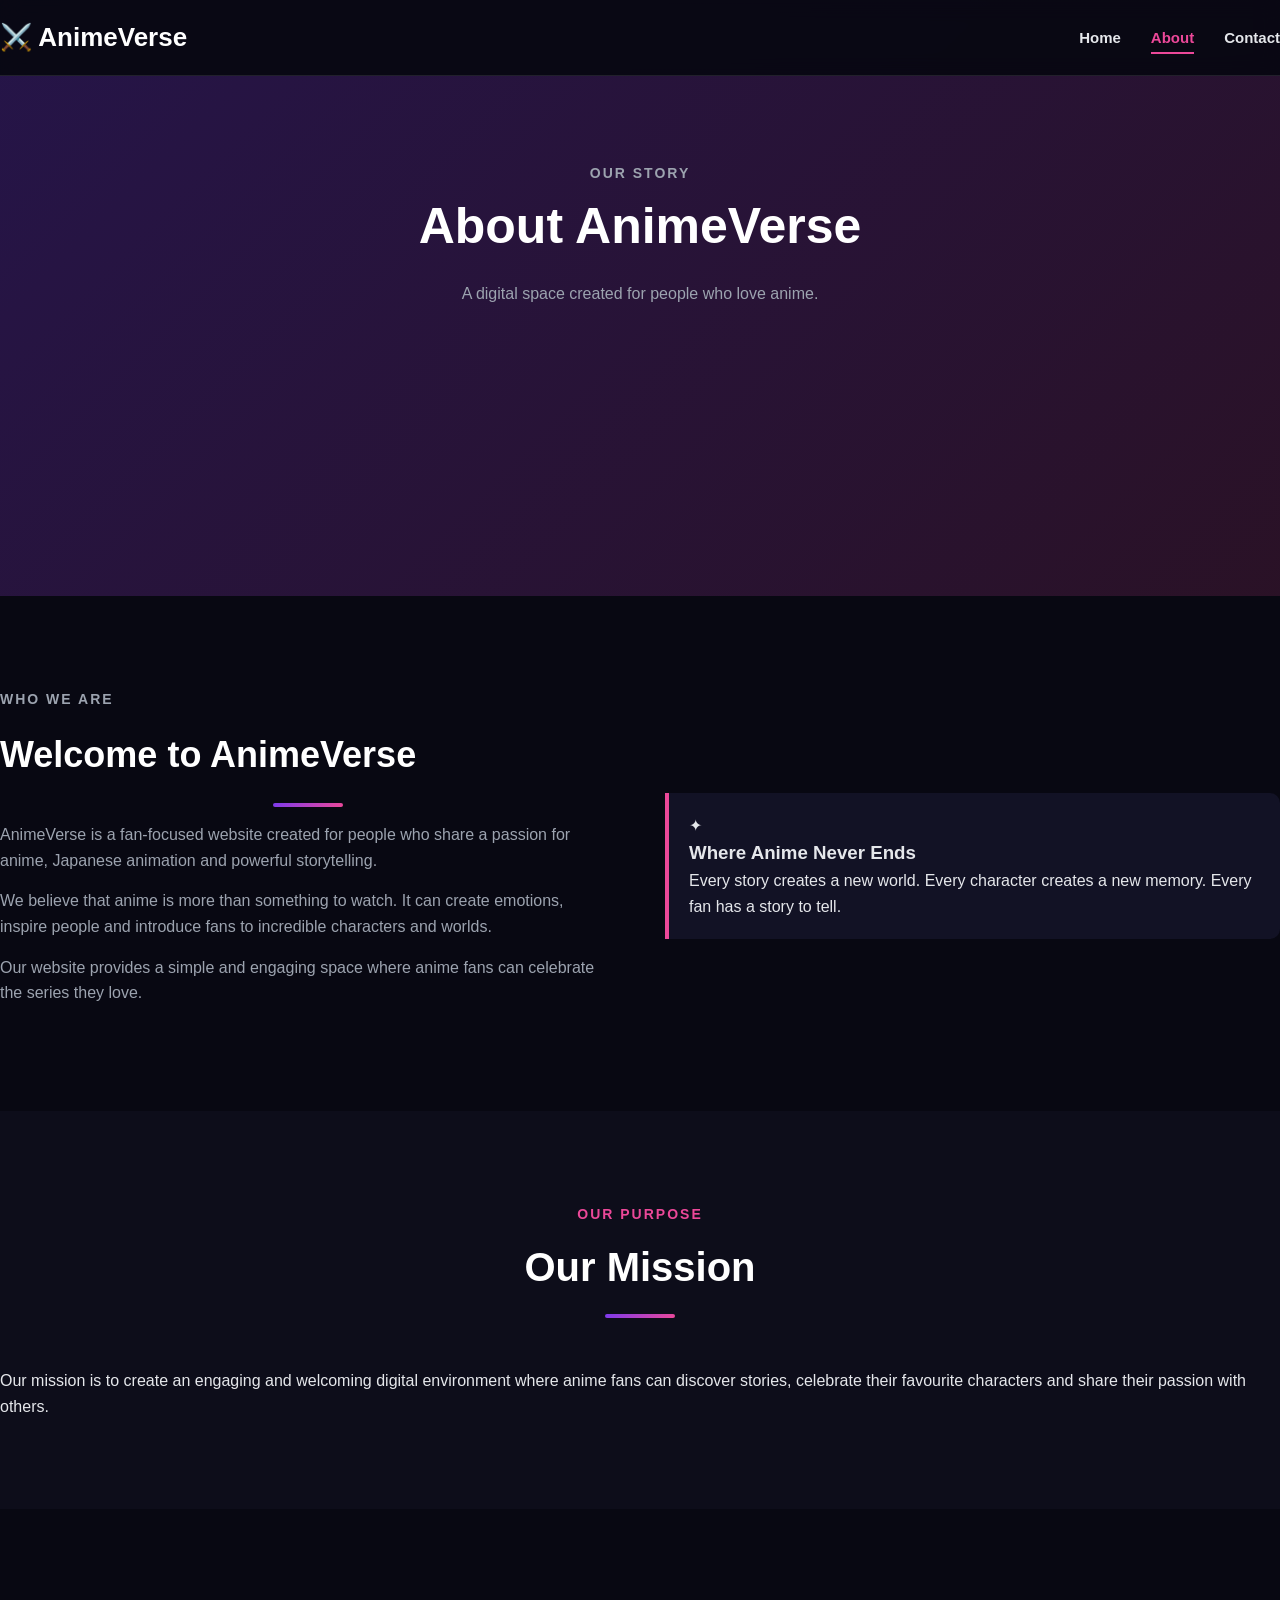
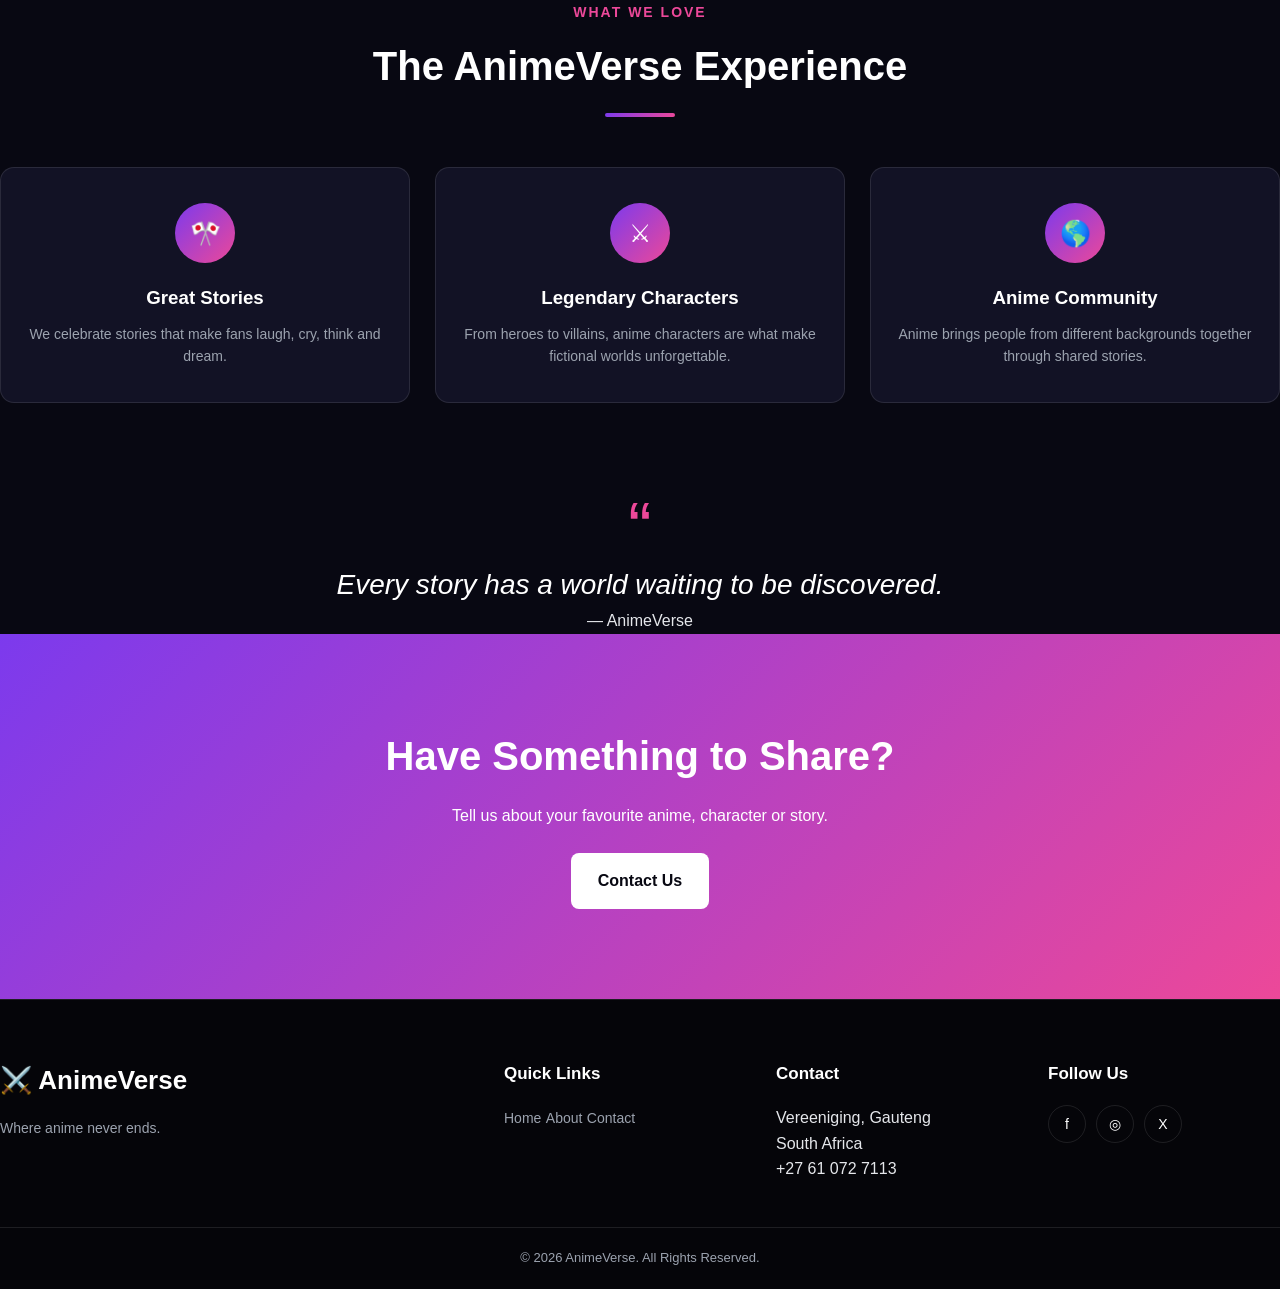
<file: about.html>
﻿<!DOCTYPE html>
<html lang="en">

<head>

    <meta charset="UTF-8">

    <meta name="viewport"
          content="width=device-width, initial-scale=1.0">

    <meta name="description"
          content="Learn about AnimeVerse, an online space created for anime fans.">

    <meta name="author"
          content="AnimeVerse">

    <title>About | AnimeVerse</title>

    <link rel="stylesheet" href="style.css">

</head>

<body>


    <header class="header">

        <nav class="navbar">

            <a href="index.html" class="logo">
                <span>⚔️</span> AnimeVerse
            </a>

            <button class="menu-toggle"
                    id="menuToggle"
                    aria-label="Open navigation menu">
                ☰
            </button>

            <ul class="nav-links" id="navLinks">

                <li>
                    <a href="index.html">Home</a>
                </li>

                <li>
                    <a href="about.html" class="active">About</a>
                </li>

                <li>
                    <a href="contact.html">Contact</a>
                </li>

            </ul>

        </nav>

    </header>

    <main>

        <section class="page-hero">

            <div class="page-hero-content">

                <p class="section-label">
                    OUR STORY
                </p>

                <h1>
                    About AnimeVerse
                </h1>

                <p>
                    A digital space created for people
                    who love anime.
                </p>

            </div>

            <video autoplay muted loop playsinline class="hero-video">
                <source src="images/AnimeVerse.mp4" type="video/mp4">
            </video>

        </section>

            <section class="about-section section">

                <div class="about-grid">

                    <div class="about-text">

                        <p class="section-label">
                            WHO WE ARE
                        </p>

                        <h2>
                            Welcome to AnimeVerse
                        </h2>

                        <div class="heading-line"></div>

                        <p>
                            AnimeVerse is a fan-focused website created
                            for people who share a passion for anime,
                            Japanese animation and powerful storytelling.
                        </p>

                        <p>
                            We believe that anime is more than something
                            to watch. It can create emotions, inspire
                            people and introduce fans to incredible
                            characters and worlds.
                        </p>

                        <p>
                            Our website provides a simple and engaging
                            space where anime fans can celebrate the
                            series they love.
                        </p>

                    </div>


                    <div class="about-highlight">

                        <div class="highlight-icon">
                            ✦
                        </div>

                        <h3>
                            Where Anime Never Ends
                        </h3>

                        <p>
                            Every story creates a new world.
                            Every character creates a new memory.
                            Every fan has a story to tell.
                        </p>

                    </div>

                </div>

            </section>

            <section class="mission-section section">

                <div class="section-heading">

                    <p class="section-label">
                        OUR PURPOSE
                    </p>

                    <h2>
                        Our Mission
                    </h2>

                    <div class="heading-line"></div>

                </div>

                <div class="mission-content">

                    <p>
                        Our mission is to create an engaging and
                        welcoming digital environment where anime
                        fans can discover stories, celebrate their
                        favourite characters and share their passion
                        with others.
                    </p>

                </div>

            </section>


            <section class="values-section section">

                <div class="section-heading">

                    <p class="section-label">
                        WHAT WE LOVE
                    </p>

                    <h2>
                        The AnimeVerse Experience
                    </h2>

                    <div class="heading-line"></div>

                </div>


                <div class="values-grid">

                    <article class="value-card">

                        <div class="value-icon">
                            🎌
                        </div>

                        <h3>
                            Great Stories
                        </h3>

                        <p>
                            We celebrate stories that make fans
                            laugh, cry, think and dream.
                        </p>

                    </article>


                    <article class="value-card">

                        <div class="value-icon">
                            ⚔
                        </div>

                        <h3>
                            Legendary Characters
                        </h3>

                        <p>
                            From heroes to villains, anime characters
                            are what make fictional worlds unforgettable.
                        </p>

                    </article>


                    <article class="value-card">

                        <div class="value-icon">
                            🌎
                        </div>

                        <h3>
                            Anime Community
                        </h3>

                        <p>
                            Anime brings people from different
                            backgrounds together through shared stories.
                        </p>

                    </article>

                </div>

            </section>

            <section class="quote-section">

                <div class="quote-content">

                    <span class="quote-mark">
                        “
                    </span>

                    <blockquote>
                        Every story has a world waiting
                        to be discovered.
                    </blockquote>

                    <p>
                        — AnimeVerse
                    </p>

                </div>

            </section>


            <section class="cta section">

                <div class="cta-content">

                    <h2>
                        Have Something to Share?
                    </h2>

                    <p>
                        Tell us about your favourite anime,
                        character or story.
                    </p>

                    <a href="contact.html"
                       class="btn btn-primary">
                        Contact Us
                    </a>

                </div>

            </section>

    </main>

    <footer class="footer">

        <div class="footer-container">

            <div class="footer-brand">

                <a href="index.html" class="logo">
                    <span>⚔️</span> AnimeVerse
                </a>

                <p>
                    Where anime never ends.
                </p>

            </div>


            <div class="footer-column">

                <h3>Quick Links</h3>

                <a href="index.html">Home</a>

                <a href="about.html">About</a>

                <a href="contact.html">Contact</a>

            </div>


            <div class="footer-column">

                <h3>Contact</h3>

                <p>
                    Vereeniging, Gauteng
                </p>

                <p>
                    South Africa
                </p>

                <p>
                    +27 61 072 7113
                </p>

            </div>


            <div class="footer-column">

                <h3>Follow Us</h3>

                <div class="social-links">

                    <a href="https://www.facebook.com/"
                       target="_blank"
                       rel="noopener noreferrer"
                       aria-label="Facebook">
                        f
                    </a>

                    <a href="https://www.instagram.com/"
                       target="_blank"
                       rel="noopener noreferrer"
                       aria-label="Instagram">
                        ◎
                    </a>

                    <a href="https://x.com/"
                       target="_blank"
                       rel="noopener noreferrer"
                       aria-label="X">
                        X
                    </a>

                </div>

            </div>

        </div>


        <div class="footer-bottom">

            <p>
                &copy; 2026 AnimeVerse. All Rights Reserved.
            </p>

        </div>

    </footer>


    <script src="script.js"></script>

</body>

</html>
</file>
<file: style.css>
* {
    margin: 0;
    padding: 0;
    box-sizing: border-box;
}

:root {
    --primary: #7c3aed;
    --secondary: #ec4899;
    --dark: #080812;
    --dark-light: #0d0d1a;
    --card: #121225;
    --white: #ffffff;
    --text: #e5e7eb;
    --muted: #9ca3af;
    --border: rgba(255, 255, 255, 0.1);
    --gradient: linear-gradient(135deg, #7c3aed, #ec4899);
    --max-width: 1200px;
}

html {
    scroll-behavior: smooth;
}

body {
    font-family: Arial, Helvetica, sans-serif;
    background: var(--dark);
    color: var(--text);
    line-height: 1.6;
}

img {
    width: 100%;
    display: block;
}

a {
    text-decoration: none;
    color: inherit;
}

ul {
    list-style: none;
}

button,
input,
textarea {
    font-family: inherit;
}

button {
    cursor: pointer;
}

.container {
    width: 90%;
    max-width: var(--max-width);
    margin: auto;
}

.section {
    padding: 90px 0;
}

.section-heading {
    text-align: center;
    margin-bottom: 50px;
}

.section-label {
    display: inline-block;
    color: var(--secondary);
    font-size: 14px;
    font-weight: bold;
    text-transform: uppercase;
    letter-spacing: 2px;
    margin-bottom: 10px;
}

.section-heading h2 {
    font-size: 40px;
    color: var(--white);
    margin-bottom: 15px;
}

.section-description {
    max-width: 650px;
    margin: auto;
    color: var(--muted);
}

.heading-line {
    width: 70px;
    height: 4px;
    background: var(--gradient);
    margin: 15px auto;
    border-radius: 10px;
}

.header {
    position: fixed;
    top: 0;
    left: 0;
    width: 100%;
    z-index: 1000;
    background: rgba(8, 8, 18, 0.95);
    border-bottom: 1px solid var(--border);
    backdrop-filter: blur(10px);
}

.navbar {
    min-height: 75px;
    display: flex;
    align-items: center;
    justify-content: space-between;
}

.logo {
    font-size: 26px;
    font-weight: 800;
    color: var(--white);
}

    .logo span {
        color: var(--secondary);
    }

.nav-links {
    display: flex;
    align-items: center;
    gap: 30px;
}

    .nav-links a {
        color: var(--text);
        font-size: 15px;
        font-weight: 600;
        position: relative;
        padding: 28px 0;
        transition: 0.3s;
    }

        .nav-links a::after {
            content: "";
            position: absolute;
            left: 0;
            bottom: 20px;
            width: 0;
            height: 2px;
            background: var(--secondary);
            transition: 0.3s;
        }

        .nav-links a:hover,
        .nav-links a.active {
            color: var(--secondary);
        }

            .nav-links a:hover::after,
            .nav-links a.active::after {
                width: 100%;
            }

.menu-toggle {
    display: none;
    background: none;
    border: none;
    color: var(--white);
    font-size: 28px;
}

.hero {
    min-height: 100vh;
    display: flex;
    align-items: center;
    position: relative;
    background-image: linear-gradient( rgba(8, 8, 18, 0.65), rgba(8, 8, 18, 0.9) ), url("../images/hero.png");
    background-size: cover;
    background-position: center;
}

.hero-content {
    max-width: 750px;
    padding-top: 75px;
}

.hero h1 {
    font-size: 64px;
    line-height: 1.1;
    color: var(--white);
    margin-bottom: 20px;
}

    .hero h1 span {
        color: var(--secondary);
    }

.hero-description {
    font-size: 18px;
    color: var(--text);
    max-width: 650px;
    margin-bottom: 30px;
}

.hero-buttons {
    display: flex;
    gap: 15px;
    flex-wrap: wrap;
}

.hero-container {
    display: flex;
    align-items: center;
    justify-content: space-between;
    gap: 60px;
}

.hero-content {
    flex: 1;
}

.hero-image {
    flex: 1;
    display: flex;
    justify-content: center;
}

    .hero-image img {
        width: 100%;
        max-width: 450px;
        height: 450px;
        object-fit: cover;
        border-radius: 25px;
    }

.btn {
    display: inline-block;
    padding: 13px 25px;
    border-radius: 8px;
    font-weight: bold;
    transition: 0.3s;
    border: 2px solid transparent;
}

.btn-primary {
    background: var(--gradient);
    color: var(--white);
}

    .btn-primary:hover {
        transform: translateY(-3px);
        box-shadow: 0 10px 30px rgba(124, 58, 237, 0.3);
    }

.btn-outline {
    border-color: var(--secondary);
    color: var(--white);
}

    .btn-outline:hover {
        background: var(--secondary);
        transform: translateY(-3px);
    }

.intro {
    background: var(--dark-light);
}

.intro-content {
    display: grid;
    grid-template-columns: 1.5fr 1fr;
    gap: 60px;
    align-items: center;
}

.intro-text h2 {
    font-size: 38px;
    color: var(--white);
    margin-bottom: 20px;
}

.intro-text p {
    color: var(--muted);
    margin-bottom: 15px;
}

.intro-statistics {
    display: grid;
    grid-template-columns: repeat(2, 1fr);
    gap: 20px;
}

.stat {
    background: var(--card);
    padding: 30px 20px;
    border: 1px solid var(--border);
    border-radius: 12px;
    text-align: center;
    transition: 0.3s;
}

    .stat:hover {
        transform: translateY(-5px);
        border-color: var(--primary);
    }

    .stat h3 {
        font-size: 32px;
        color: var(--secondary);
        margin-bottom: 5px;
    }

    .stat p {
        color: var(--muted);
        font-size: 14px;
    }

.featured {
    background: var(--dark);
}

.anime-grid {
    display: grid;
    grid-template-columns: repeat(3, 1fr);
    gap: 25px;
}

.anime-card {
    background: var(--card);
    border-radius: 14px;
    overflow: hidden;
    border: 1px solid var(--border);
    transition: 0.3s;
}

    .anime-card:hover {
        transform: translateY(-8px);
        border-color: var(--primary);
        box-shadow: 0 15px 35px rgba(0, 0, 0, 0.3);
    }

.anime-image {
    height: 300px;
    overflow: hidden;
    position: relative;
}

    .anime-image img {
        height: 100%;
        object-fit: cover;
        transition: 0.5s;
    }

.anime-card:hover .anime-image img {
    transform: scale(1.08);
}

.rating {
    position: absolute;
    top: 15px;
    right: 15px;
    background: rgba(0, 0, 0, 0.8);
    color: #ffd700;
    padding: 7px 12px;
    border-radius: 20px;
    font-size: 13px;
    font-weight: bold;
}

.anime-info {
    padding: 22px;
}

    .anime-info h3 {
        color: var(--white);
        font-size: 22px;
        margin-bottom: 8px;
    }

.anime-category {
    color: var(--secondary);
    font-size: 13px;
    font-weight: bold;
    text-transform: uppercase;
    margin-bottom: 10px;
}

.anime-info p {
    color: var(--muted);
    font-size: 14px;
    margin-bottom: 15px;
}

.card-link {
    color: var(--secondary);
    font-weight: bold;
    font-size: 14px;
}

    .card-link:hover {
        color: var(--white);
    }

.why-anime {
    background: var(--dark-light);
}

.why-content {
    display: grid;
    grid-template-columns: 1fr 1fr;
    gap: 50px;
    align-items: center;
}

    .why-content img {
        border-radius: 15px;
        border: 1px solid var(--border);
    }

    .why-content h2 {
        color: var(--white);
        font-size: 38px;
        margin-bottom: 20px;
    }

    .why-content p {
        color: var(--muted);
        margin-bottom: 15px;
    }

.cta {
    background: var(--gradient);
    text-align: center;
}

    .cta h2 {
        color: var(--white);
        font-size: 40px;
        margin-bottom: 15px;
    }

    .cta p {
        color: var(--white);
        max-width: 650px;
        margin: 0 auto 25px;
    }

    .cta .btn {
        background: var(--white);
        color: var(--dark);
    }

        .cta .btn:hover {
            transform: translateY(-3px);
        }

.page-hero {
    padding: 160px 0 90px;
    text-align: center;
    background: linear-gradient( 135deg, rgba(124, 58, 237, 0.25), rgba(236, 72, 153, 0.15) );
}

    .page-hero h1 {
        font-size: 50px;
        color: var(--white);
        margin-bottom: 15px;
    }

    .page-hero p {
        color: var(--muted);
        max-width: 650px;
        margin: auto;
    }

.about-grid {
    display: grid;
    grid-template-columns: 1fr 1fr;
    gap: 50px;
    align-items: center;
}

    .about-grid img {
        border-radius: 15px;
    }

.about-text h2 {
    font-size: 36px;
    color: var(--white);
    margin-bottom: 20px;
}

.about-text p {
    color: var(--muted);
    margin-bottom: 15px;
}

.about-highlight {
    margin-top: 25px;
    padding: 20px;
    border-left: 4px solid var(--secondary);
    background: var(--card);
    border-radius: 0 10px 10px 0;
}

    .about-highlight p {
        margin: 0;
    }

.mission-section {
    background: var(--dark-light);
}

.values-grid {
    display: grid;
    grid-template-columns: repeat(3, 1fr);
    gap: 25px;
}

.value-card {
    background: var(--card);
    padding: 35px 25px;
    text-align: center;
    border-radius: 14px;
    border: 1px solid var(--border);
    transition: 0.3s;
}

    .value-card:hover {
        transform: translateY(-7px);
        border-color: var(--secondary);
    }

.value-icon {
    width: 60px;
    height: 60px;
    margin: 0 auto 20px;
    border-radius: 50%;
    display: flex;
    align-items: center;
    justify-content: center;
    background: var(--gradient);
    color: var(--white);
    font-size: 25px;
}

.value-card h3 {
    color: var(--white);
    margin-bottom: 10px;
}

.value-card p {
    color: var(--muted);
    font-size: 14px;
}

.quote-section {
    text-align: center;
}

.quote-content {
    max-width: 800px;
    margin: auto;
}

.quote-mark {
    font-size: 70px;
    color: var(--secondary);
    line-height: 1;
}

.quote-content blockquote {
    font-size: 28px;
    color: var(--white);
    font-style: italic;
}

.contact-section {
    background: var(--dark);
}

.contact-grid {
    display: grid;
    grid-template-columns: 1fr 1.2fr;
    gap: 50px;
}

.contact-information h2,
.contact-form-container h2 {
    font-size: 32px;
    color: var(--white);
    margin-bottom: 20px;
}

.contact-information > p {
    color: var(--muted);
    margin-bottom: 30px;
}

.contact-detail {
    display: flex;
    gap: 15px;
    margin-bottom: 25px;
}

.contact-icon {
    width: 45px;
    height: 45px;
    min-width: 45px;
    border-radius: 50%;
    background: var(--gradient);
    display: flex;
    align-items: center;
    justify-content: center;
    color: var(--white);
}

.contact-detail h3 {
    color: var(--white);
    font-size: 16px;
    margin-bottom: 3px;
}

.contact-detail p,
.contact-detail a {
    color: var(--muted);
    font-size: 14px;
}

    .contact-detail a:hover {
        color: var(--secondary);
    }

.contact-form-container {
    background: var(--card);
    padding: 35px;
    border-radius: 15px;
    border: 1px solid var(--border);
}

.form-group {
    margin-bottom: 20px;
}

    .form-group label {
        display: block;
        color: var(--white);
        margin-bottom: 8px;
        font-size: 14px;
        font-weight: bold;
    }

    .form-group input,
    .form-group textarea,
    .form-group select {
        width: 100%;
        padding: 13px 15px;
        background: var(--dark-light);
        color: var(--white);
        border: 1px solid var(--border);
        border-radius: 8px;
        outline: none;
        transition: 0.3s;
    }

        .form-group input:focus,
        .form-group textarea:focus,
        .form-group select:focus {
            border-color: var(--secondary);
        }

    .form-group textarea {
        min-height: 150px;
        resize: vertical;
    }

.form-message {
    padding: 12px 15px;
    border-radius: 8px;
    margin-bottom: 20px;
    font-size: 14px;
}

    .form-message.success {
        background: rgba(34, 197, 94, 0.15);
        border: 1px solid #22c55e;
        color: #86efac;
    }

    .form-message.error {
        background: rgba(239, 68, 68, 0.15);
        border: 1px solid #ef4444;
        color: #fca5a5;
    }

.resources-section {
    background: var(--dark-light);
}

.resource-links {
    display: grid;
    grid-template-columns: repeat(3, 1fr);
    gap: 25px;
}

.resource-card {
    background: var(--card);
    padding: 25px;
    border-radius: 12px;
    border: 1px solid var(--border);
    transition: 0.3s;
}

    .resource-card:hover {
        transform: translateY(-5px);
        border-color: var(--primary);
    }

    .resource-card h3 {
        color: var(--white);
        margin-bottom: 8px;
    }

    .resource-card p {
        color: var(--muted);
        font-size: 14px;
        margin-bottom: 12px;
    }

    .resource-card a {
        color: var(--secondary);
        font-weight: bold;
    }

.footer {
    background: #050509;
    border-top: 1px solid var(--border);
    padding-top: 60px;
}

.footer-container {
    display: grid;
    grid-template-columns: 2fr 1fr 1fr 1fr;
    gap: 40px;
    padding-bottom: 45px;
}

.footer-brand .logo {
    display: inline-block;
    margin-bottom: 15px;
}

.footer-brand p {
    color: var(--muted);
    max-width: 300px;
    font-size: 14px;
}

.footer-column h3 {
    color: var(--white);
    margin-bottom: 18px;
    font-size: 17px;
}

.footer-column ul li {
    margin-bottom: 10px;
}

.footer-column a {
    color: var(--muted);
    font-size: 14px;
    transition: 0.3s;
}

    .footer-column a:hover {
        color: var(--secondary);
    }

.social-links {
    display: flex;
    gap: 10px;
    margin-top: 18px;
}

    .social-links a {
        width: 38px;
        height: 38px;
        border: 1px solid var(--border);
        border-radius: 50%;
        display: flex;
        align-items: center;
        justify-content: center;
        color: var(--white);
        transition: 0.3s;
    }

        .social-links a:hover {
            background: var(--gradient);
            border-color: transparent;
            transform: translateY(-3px);
        }

.footer-bottom {
    border-top: 1px solid var(--border);
    padding: 20px 0;
    text-align: center;
    color: var(--muted);
    font-size: 13px;
}

.reveal {
    opacity: 0;
    transform: translateY(25px);
    transition: 0.7s ease;
}

.reveal-visible {
    opacity: 1;
    transform: translateY(0);
}

.anime-card.reveal-visible,
.value-card.reveal-visible,
.resource-card.reveal-visible,
.stat.reveal-visible {
    opacity: 1;
    transform: translateY(0);
}

@media (max-width: 992px) {
    .hero h1 {
        font-size: 52px;
    }

    .intro-content,
    .why-content,
    .about-grid {
        grid-template-columns: 1fr;
    }

    .anime-grid {
        grid-template-columns: repeat(2, 1fr);
    }

    .values-grid,
    .resource-links {
        grid-template-columns: repeat(2, 1fr);
    }

    .footer-container {
        grid-template-columns: repeat(2, 1fr);
    }
}

@media (max-width: 768px) {
    .menu-toggle {
        display: block;
    }

    .nav-links {
        position: absolute;
        top: 75px;
        left: 0;
        width: 100%;
        background: var(--dark);
        flex-direction: column;
        align-items: flex-start;
        gap: 0;
        padding: 15px 5%;
        display: none;
        border-top: 1px solid var(--border);
    }

        .nav-links.active {
            display: flex;
        }

        .nav-links li {
            width: 100%;
        }

        .nav-links a {
            display: block;
            padding: 15px 0;
        }

            .nav-links a::after {
                bottom: 8px;
            }

    .hero {
        min-height: 85vh;
    }

        .hero h1 {
            font-size: 43px;
        }

    .hero-description {
        font-size: 16px;
    }

    .section {
        padding: 70px 0;
    }

    .section-heading h2 {
        font-size: 32px;
    }

    .anime-grid,
    .values-grid,
    .resource-links,
    .contact-grid {
        grid-template-columns: 1fr;
    }

    .contact-form-container {
        padding: 25px;
    }

    .page-hero h1 {
        font-size: 40px;
    }
}

@media (max-width: 500px) {
    .container {
        width: 92%;
    }

    .hero h1 {
        font-size: 36px;
    }

    .hero-buttons {
        flex-direction: column;
        align-items: stretch;
    }

    .btn {
        text-align: center;
    }

    .intro-statistics {
        grid-template-columns: 1fr;
    }

    .footer-container {
        grid-template-columns: 1fr;
    }

    .anime-image {
        height: 350px;
    }

    .page-hero {
        padding: 140px 0 70px;
    }

        .page-hero h1 {
            font-size: 34px;
        }
}

@media (prefers-reduced-motion: reduce) {
    html {
        scroll-behavior: auto;
    }

    *,
    *::before,
    *::after {
        animation-duration: 0.01ms !important;
        animation-iteration-count: 1 !important;
        transition-duration: 0.01ms !important;
    }
}

.video-background {
    position: relative;
    height: 500px;
    overflow: hidden;
}

    .video-background video {
        position: absolute;
        width: 100%;
        height: 100%;
        object-fit: cover;
        top: 0;
        left: 0;
    }

    .video-background h1 {
        position: relative;
        z-index: 1;
        color: white;
        text-align: center;
        padding-top: 200px;
    }
    
.hero-video {
    position: relative !important;
    width: 400px !important;
    height: auto !important;
    max-width: 400px !important;
    object-fit: contain !important;
    display: block !important;
    margin: 0 auto !important;
}
</file>
